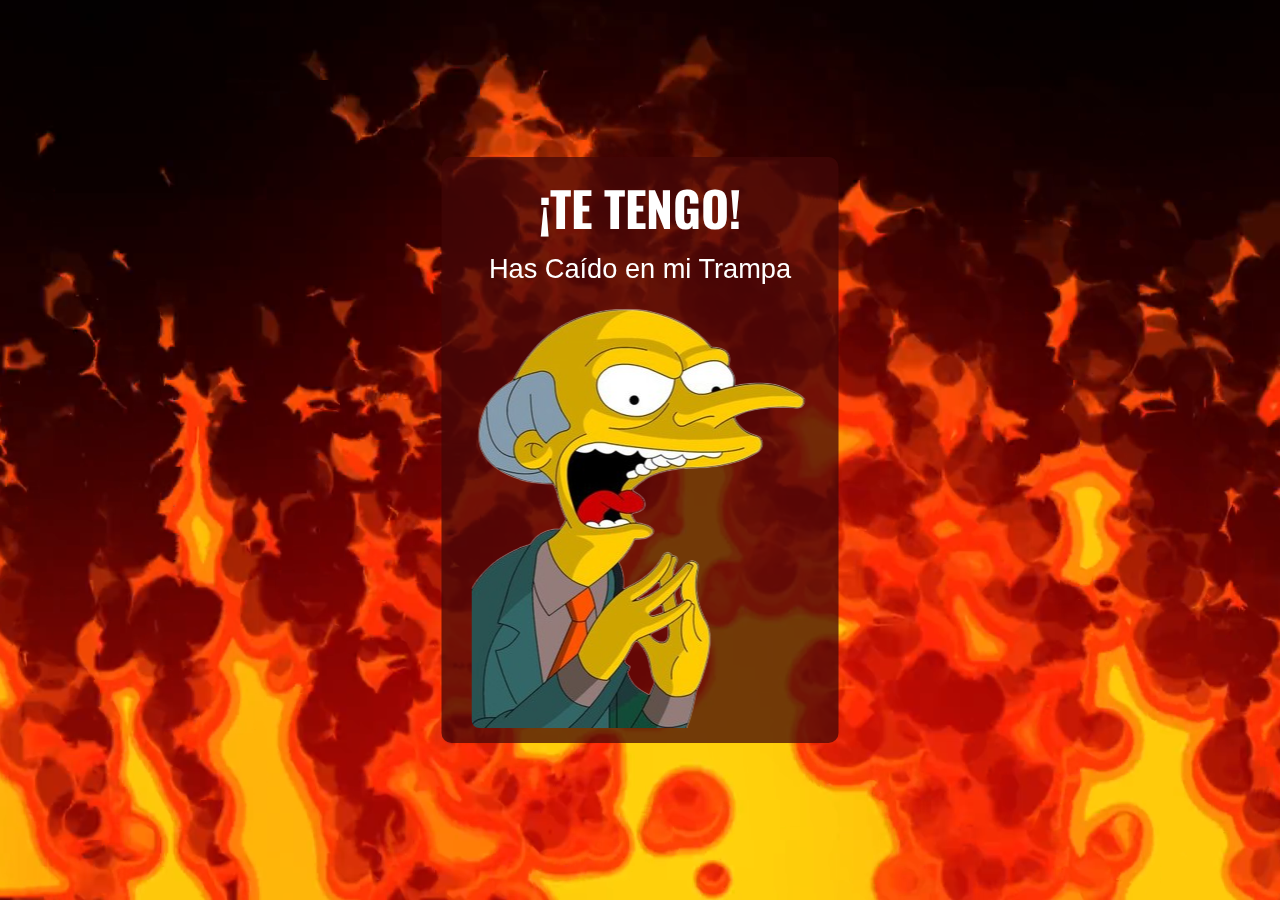
<file: index.html>
<html lang="es">
<head>
    <link rel="preconnect" href="https://fonts.googleapis.com">
    <link rel="preconnect" href="https://fonts.gstatic.com" crossorigin>
    <link href="https://fonts.googleapis.com/css2?family=Oswald&display=swap" rel="stylesheet">
    <meta charset="UTF-8">
    <meta name="viewport" content="width=device-width, initial-scale=1.0">
    <title>The Last Dance</title>
    <link rel="icon" href="Resources/icono.png" type="image/x-icon">
    <link rel="stylesheet" href="styles.css">
</head>
<body>
    <div class="video-background">
        <video autoplay muted loop>
            <source src="Resources/Fuego.mp4" type="video/mp4">
        </video>
        <div class="container">
            <div class="text-box">
                <h1>¡TE TENGO!</h1>
                <p>Has Caído en mi Trampa</p>
                <img src="Resources/muajaja.png" alt="muajaja">
            </div>
        </div>
    </div>
    <script src="script.js"></script>
</body>
</html>
</file>
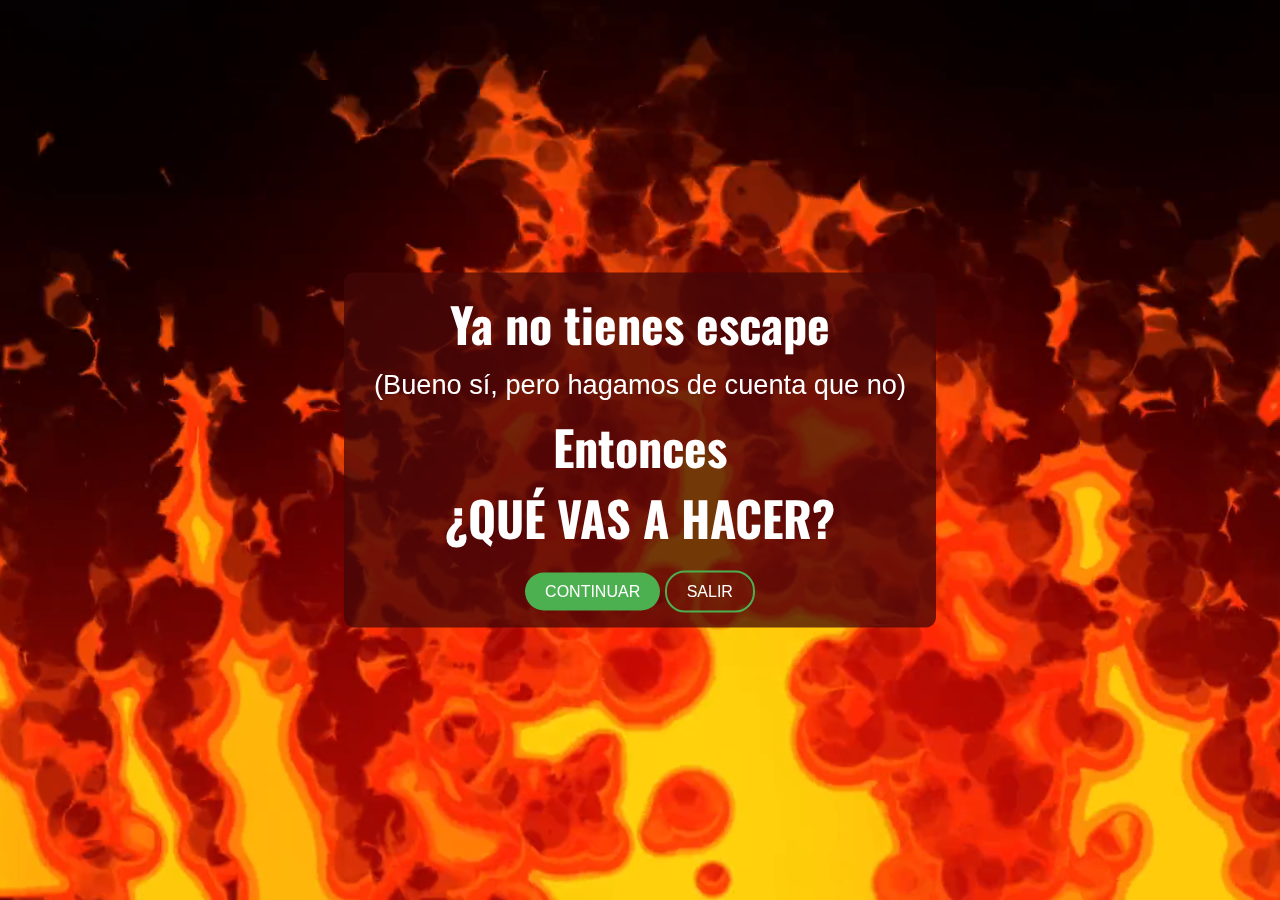
<file: index2.html>
<html lang="es">
<head>
    <link rel="preconnect" href="https://fonts.googleapis.com">
    <link rel="preconnect" href="https://fonts.gstatic.com" crossorigin>
    <link href="https://fonts.googleapis.com/css2?family=Oswald&display=swap" rel="stylesheet">
    <meta charset="UTF-8">
    <meta name="viewport" content="width=device-width, initial-scale=1.0">
    <title>The Last Dance</title>
    <link rel="icon" href="Resources/icono.png" type="image/x-icon">
    <link rel="stylesheet" href="styles2.css">
</head>
<body>
    <div class="video-background">
        <video autoplay muted loop>
            <source src="Resources/Fuego.mp4" type="video/mp4">
        </video>
        <div class="container">
            <div class="text-box">
                <h1>Ya no tienes escape</h1>
                <p>(Bueno sí, pero hagamos de cuenta que no)</p>
                <h1>Entonces</h1>
                <h1>¿QUÉ VAS A HACER?</h1>
                <br>
                <button onclick="window.location.href='index4.html'">CONTINUAR</button>
                <button class="custom-button custom-button-outline" onclick="window.location.href='index3.html'">SALIR</button>
            </div>
        </div>
    </div>
</body>
</html>
</file>
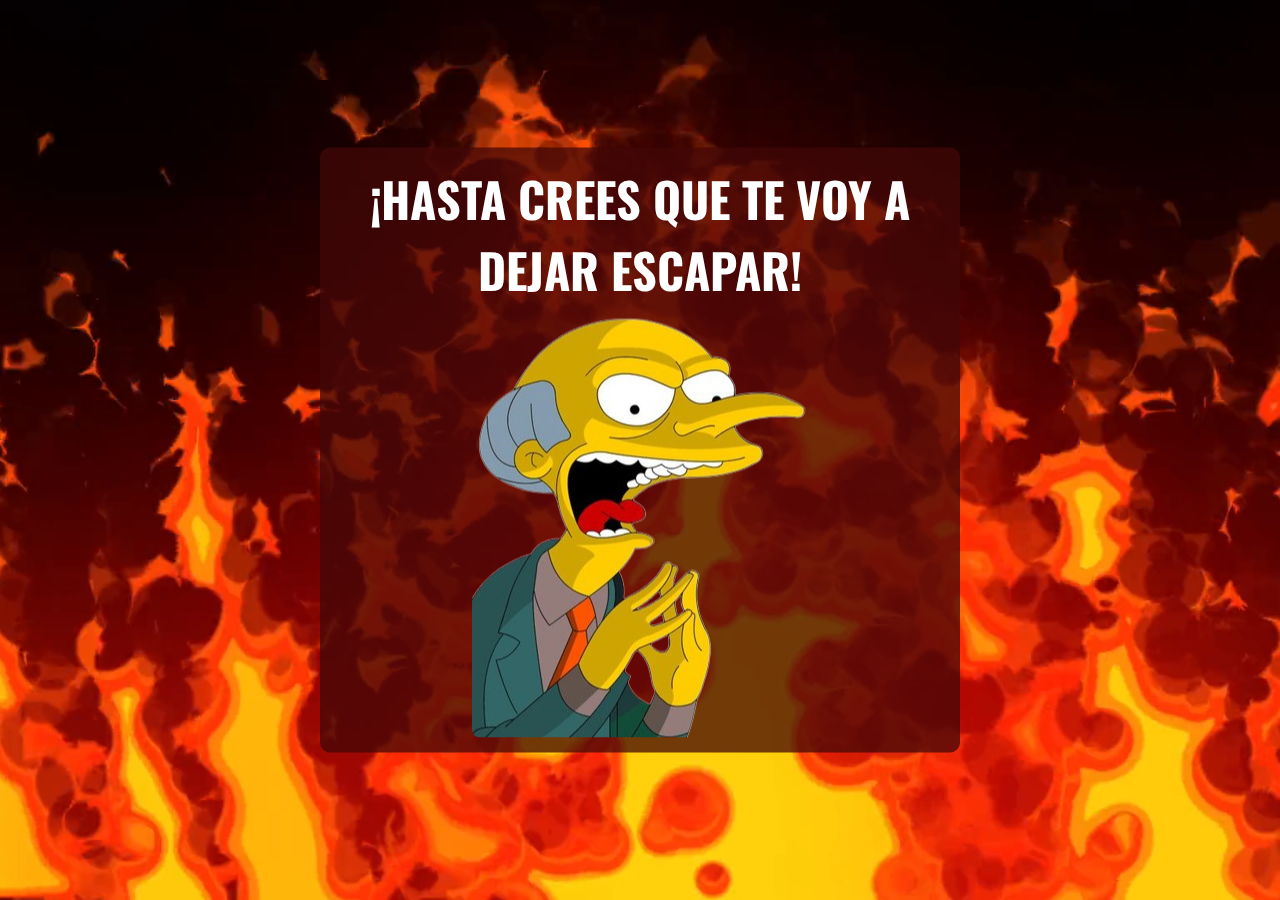
<file: index3.html>
<html lang="es">
<head>
    <link rel="preconnect" href="https://fonts.googleapis.com">
    <link rel="preconnect" href="https://fonts.gstatic.com" crossorigin>
    <link href="https://fonts.googleapis.com/css2?family=Oswald&display=swap" rel="stylesheet">
    <meta charset="UTF-8">
    <meta name="viewport" content="width=device-width, initial-scale=1.0">
    <title>The Last Dance</title>
    <link rel="icon" href="Resources/icono.png" type="image/x-icon">
    <link rel="stylesheet" href="styles.css">
</head>
<body>
    <div class="video-background">
        <video autoplay muted loop>
            <source src="Resources/Fuego.mp4" type="video/mp4">
        </video>
        <div class="container">
            <div class="text-box">
                <h1>¡HASTA CREES QUE TE VOY A DEJAR ESCAPAR!</h1>
                <img src="Resources/muajaja.png" alt="muajaja">
            </div>
        </div>
    </div>
    <script src="script3.js"></script>
</body>
</html>
</file>
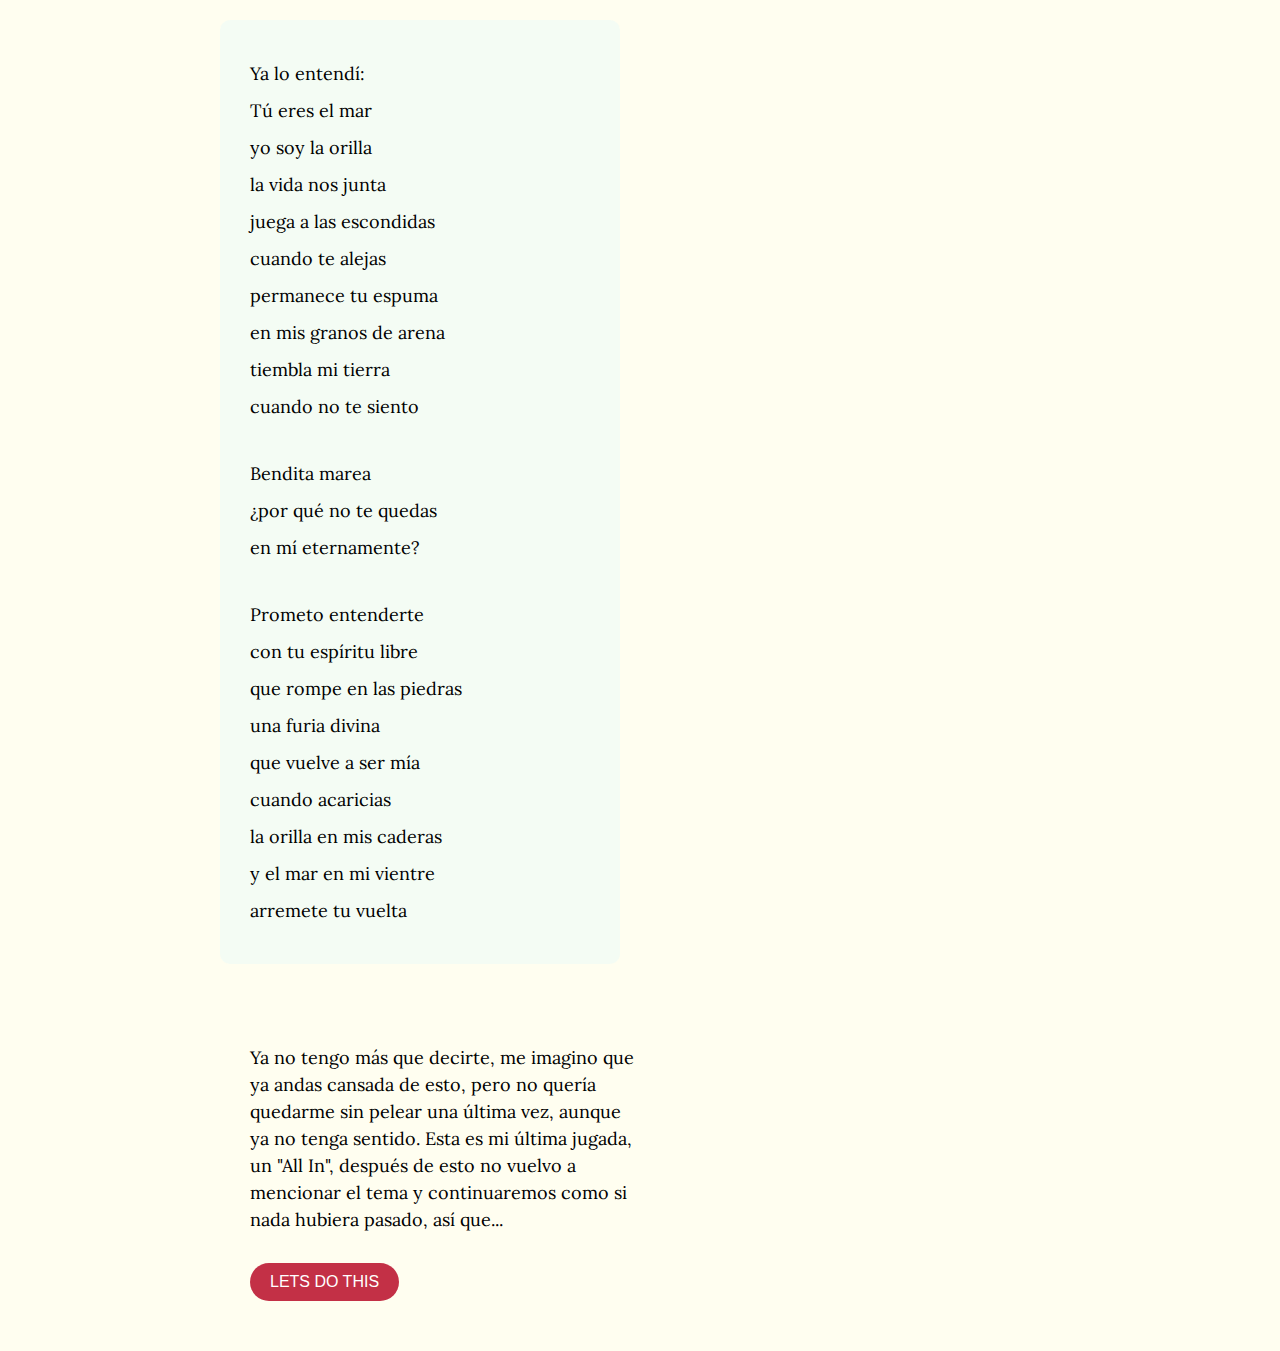
<file: index5.html>
<html lang="es">
<head>
    <link rel="preconnect" href="https://fonts.googleapis.com">
    <link rel="preconnect" href="https://fonts.gstatic.com" crossorigin>
    <link href="https://fonts.googleapis.com/css2?family=Lora&display=swap" rel="stylesheet">
    <meta charset="UTF-8">
    <meta name="viewport" content="width=device-width, initial-scale=1.0">
    <title>The Last Dance</title>
    <link rel="icon" href="Resources/icono.png" type="image/x-icon">
    <link rel="stylesheet" href="styles5.css">
</head>
<body>
        <div class="container">
            <div class="text-box">
                <p>Ya lo entendí:</p>
                <p>Tú eres el mar</p>
                <p>yo soy la orilla</p>
                <p>la vida nos junta</p>
                <p>juega a las escondidas</p>
                <p>cuando te alejas</p>
                <p>permanece tu espuma</p>
                <p>en mis granos de arena</p>
                <p>tiembla mi tierra</p>
                <p>cuando no te siento</p>
                <br>
                <p>Bendita marea</p>
                <p>¿por qué no te quedas</p>
                <p>en mí eternamente?</p>
                <br>
                <p>Prometo entenderte</p>
                <p>con tu espíritu libre</p>
                <p>que rompe en las piedras</p>
                <p>una furia divina</p>
                <p>que vuelve a ser mía</p>
                <p>cuando acaricias</p>
                <p>la orilla en mis caderas</p>
                <p>y el mar en mi vientre</p>
                <p>arremete tu vuelta</p>
            </div>
        </div>

        <div class="container2">
            <div class="text-box2">
                <p>Ya no tengo más que decirte, me imagino que ya andas cansada de esto, pero no quería quedarme sin pelear una última vez, 
                aunque ya no tenga sentido. Esta es mi última jugada, un "All In", después de esto no vuelvo a mencionar el tema 
                y continuaremos como si nada hubiera pasado, así que...</p>
                <br>
                <button onclick="window.location.href='index6.html'">LETS DO THIS</button>
            </div>
        </div>
</body>
</html>
</file>
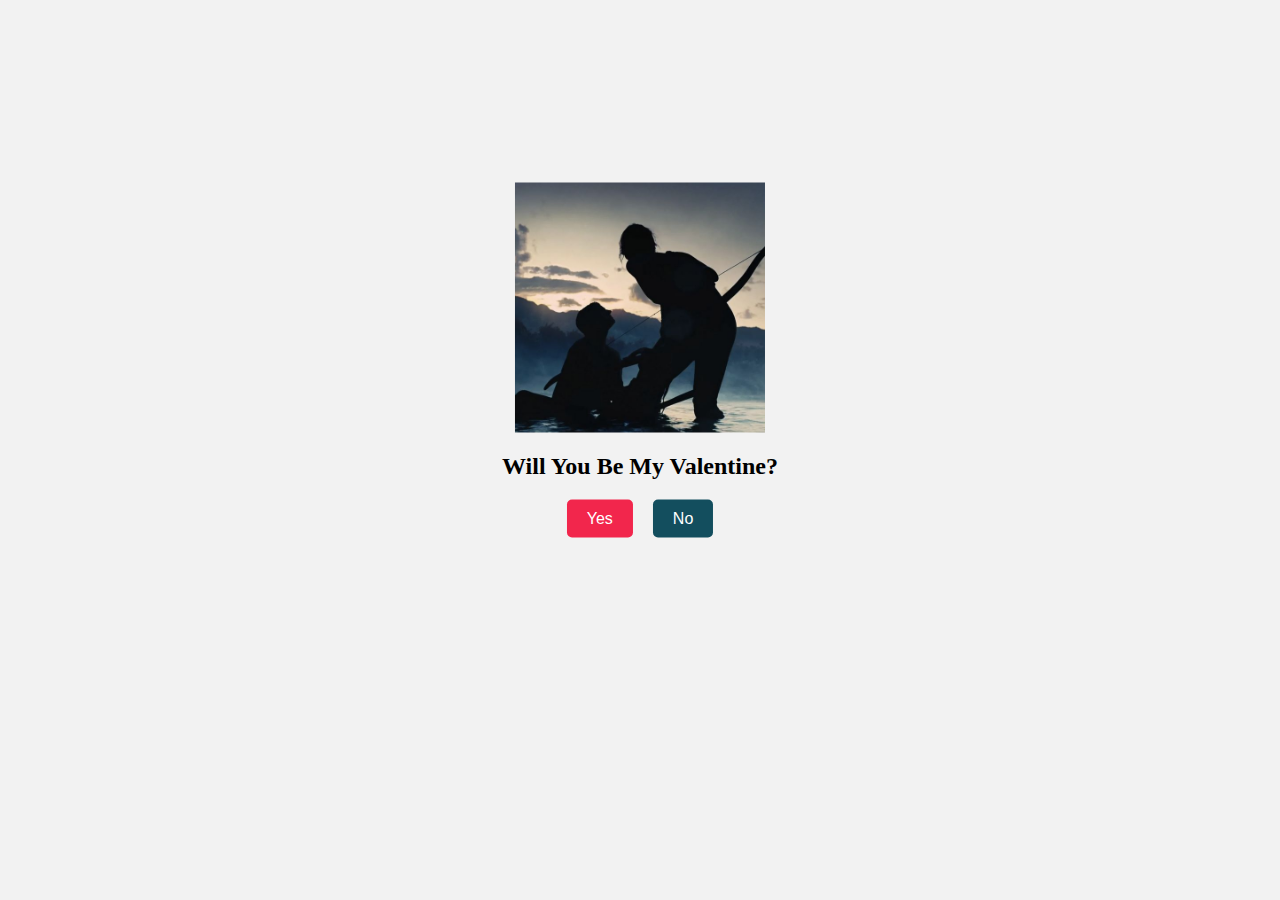
<file: index6.html>
<!DOCTYPE html>
<html lang="es">
<head>
    <link rel="preconnect" href="https://fonts.googleapis.com">
    <link rel="preconnect" href="https://fonts.gstatic.com" crossorigin>
    <link href="https://fonts.googleapis.com/css2?family=Merriweather&display=swap" rel="stylesheet">
    <meta charset="UTF-8">
    <meta name="viewport" content="width=device-width, initial-scale=1.0">
    <title>The Last Dance</title>
    <link rel="icon" href="Resources/icono.png" type="image/x-icon">
    <link rel="stylesheet" href="styles6.css">
</head>
<body>
    <div class="container">
        <img src="Resources/hunger games.jpg" alt="Imagen de San Valentín">
        <div class="text">
            <h2>Will You Be My Valentine?</h2>
            <div class="buttons">
                <button class="yes-button" onclick="increaseSize()">Yes</button>
                <button class="no-button" onclick="changeText()">No</button>
            </div>
        </div>
    </div>
    <script src="script6.js"></script>
</body>
</html>
</file>
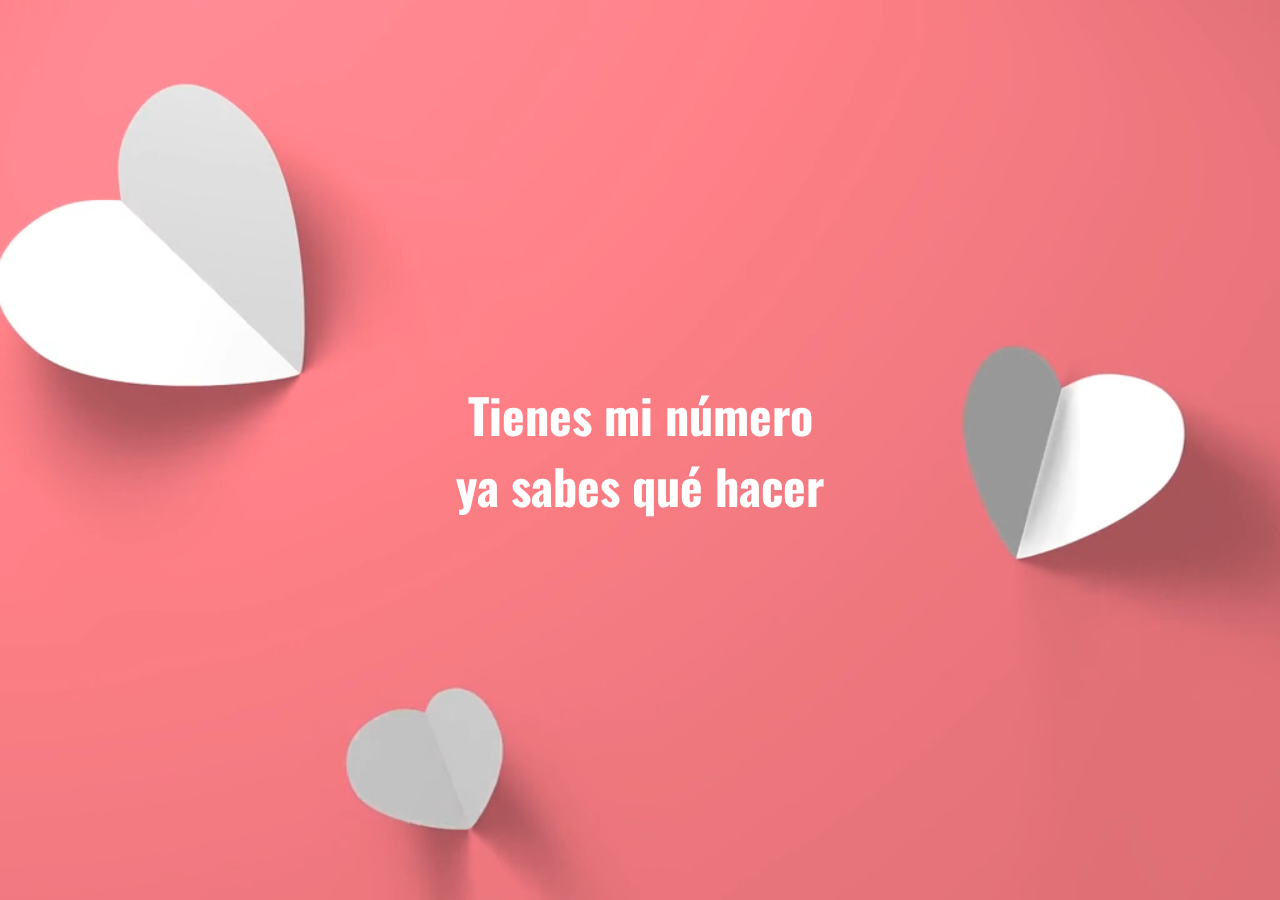
<file: index7.html>
<html lang="es">
<head>
    <link rel="preconnect" href="https://fonts.googleapis.com">
    <link rel="preconnect" href="https://fonts.gstatic.com" crossorigin>
    <link href="https://fonts.googleapis.com/css2?family=Oswald&display=swap" rel="stylesheet">
    <meta charset="UTF-8">
    <meta name="viewport" content="width=device-width, initial-scale=1.0">
    <title>The Last Dance</title>
    <link rel="icon" href="Resources/icono.png" type="image/x-icon">
    <link rel="stylesheet" href="styles7.css">
</head>
<body>
    <div class="video-background">
        <video autoplay muted loop>
            <source src="Resources/HeartBG.mp4" type="video/mp4">
        </video>
        <div class="container">
            <div class="text-box">
                <h1>Tienes mi número</h1>
                <h1>ya sabes qué hacer</h1>
            </div>
        </div>
    </div>
</body>
</html>
</file>
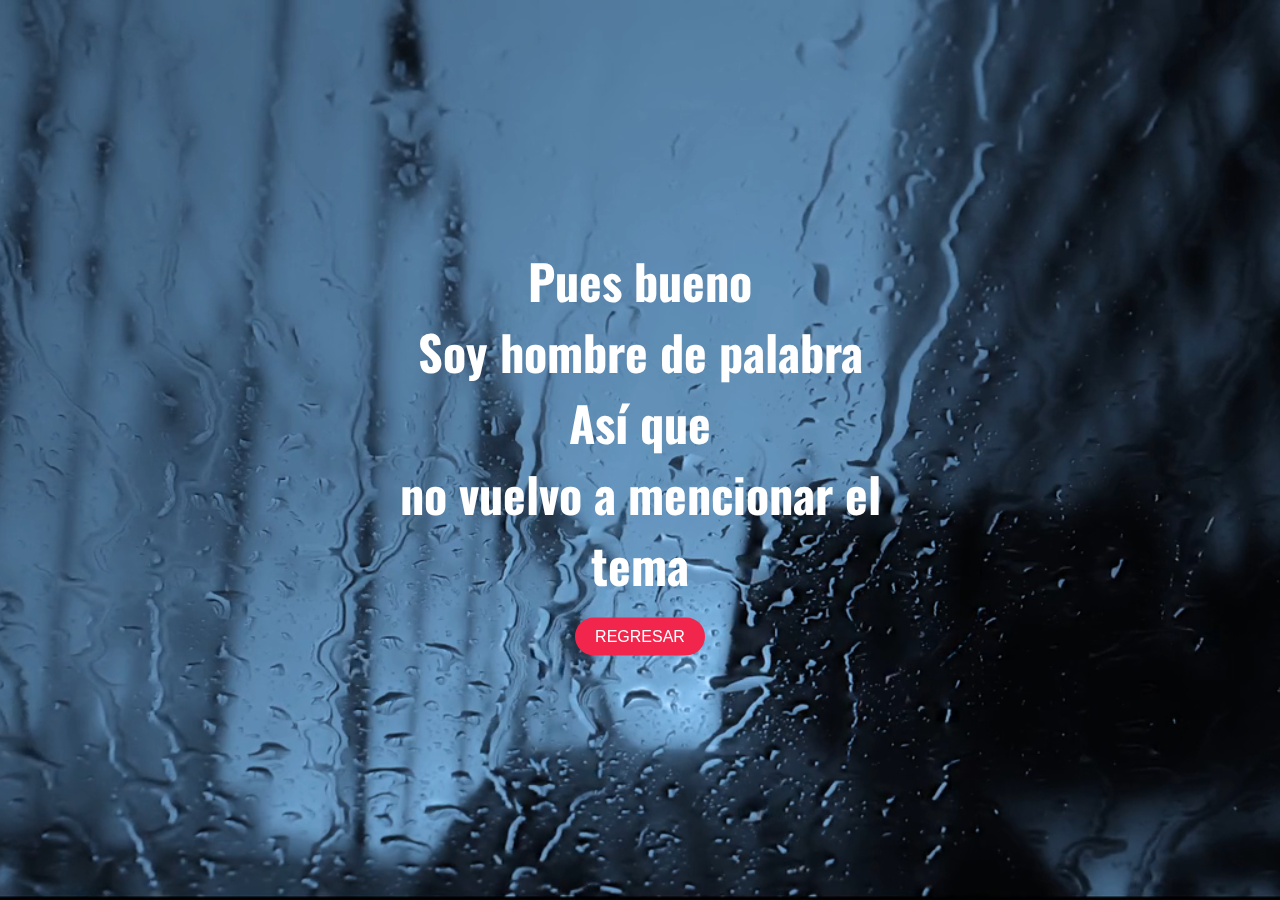
<file: index8.html>
<html lang="es">
<head>
    <link rel="preconnect" href="https://fonts.googleapis.com">
    <link rel="preconnect" href="https://fonts.gstatic.com" crossorigin>
    <link href="https://fonts.googleapis.com/css2?family=Oswald&display=swap" rel="stylesheet">
    <meta charset="UTF-8">
    <meta name="viewport" content="width=device-width, initial-scale=1.0">
    <title>The Last Dance</title>
    <link rel="icon" href="Resources/icono.png" type="image/x-icon">
    <link rel="stylesheet" href="styles8.css">
</head>
<body>
    <div class="video-background">
        <video autoplay muted loop>
            <source src="Resources/RainBG.mp4" type="video/mp4">
        </video>
        <div class="container">
            <div class="text-box">
                <h1>Pues bueno</h1>
                <h1>Soy hombre de palabra</h1>
                <h1>Así que</h1>
                <h1>no vuelvo a mencionar el tema</h1>
                <br>
                <button onclick="window.location.href='index6.html'">REGRESAR</button>
            </div>
        </div>
    </div>
</body>
</html>
</file>
<file: styles.css>
body, html {
    height: 100%;
    margin: 0;
    padding: 0;
    font-family: Helvetica, sans-serif;
}

h1, h2, h3 {
    font-family: 'Oswald', sans-serif;
}

.video-background {
    position: fixed;
    top: 0;
    left: 0;
    width: 100%;
    height: 100%;
    overflow: hidden;
}

.video-background video {
    position: absolute;
    width: 100%;
    height: 100%;
    object-fit: cover;
}

.container {
    position: absolute;
    top: 50%;
    left: 50%;
    transform: translate(-50%, -50%);
    z-index: 1;
    text-align: center;
    color: white;
    padding: 15px 30px;
    max-width: 80%;
    background-color: rgba(66, 7, 7, 0.744);
    border-radius: 10px;

}


.text-box img {
    max-width: 100%; /* Asegura que la imagen no exceda el ancho del contenedor */
    height: auto; /* Mantiene la proporción de aspecto de la imagen */
    display: block;
    margin-left: auto;
    margin-right: auto;
    border-radius: 8px; /* Ajusta el radio de las esquinas redondeadas de la imagen */
}

h1 {
    font-size: 3em;
    margin: 0;
}

p {
    font-size: 1.7em;
    margin: 10px 0;
}
</file>
<file: styles2.css>
body, html {
    height: 100%;
    margin: 0;
    padding: 0;
    font-family: Helvetica, sans-serif;
}

h1, h2, h3 {
    font-family: 'Oswald', sans-serif;
}

.video-background {
    position: fixed;
    top: 0;
    left: 0;
    width: 100%;
    height: 100%;
    overflow: hidden;
}

.video-background video {
    position: absolute;
    width: 100%;
    height: 100%;
    object-fit: cover;
}

.container {
    position: absolute;
    top: 50%;
    left: 50%;
    transform: translate(-50%, -50%);
    z-index: 1;
    text-align: center;
    color: white;
    padding: 15px 30px;
    max-width: 80%;
    background-color: rgba(66, 7, 7, 0.744);
    border-radius: 10px;

}

/* Estilos para el botón */
button {
    background-color: #4CAF50; /* Color de fondo verde */
    color: white; /* Color del texto */
    padding: 10px 20px; /* Espaciado interno */
    font-size: 16px; /* Tamaño del texto */
    border: none; /* Sin bordes */
    border-radius: 20px; /* Bordes redondeados */
    cursor: pointer; /* Cursor de puntero */
    outline: none; /* Sin contorno al enfocar */
    transition: background-color 0.3s, box-shadow 0.3s; /* Transición para el color de fondo y la sombra */
}

/* Estilos para el botón cuando se pasa el mouse encima */
button:hover {
    background-color: #ffffff; /* Color de fondo verde oscuro */
    color: #4CAF50;
}

/* Estilos para el botón cuando se hace clic */
button:active {
    box-shadow: 0 5px #666; /* Sombra hacia abajo al hacer clic */
    transform: translateY(4px); /* Movimiento hacia abajo al hacer clic */
}


/* Mostrar el pseudo-elemento cuando se pasa el mouse encima */
button:hover::before {
    opacity: 1; /* Hacer el pseudo-elemento visible */
}

.custom-button-outline {
    background-color: transparent; /* Sin color de fondo */
    border: 2px solid #4CAF50; /* Contorno verde */
}

/* Estilos para el botón de contorno cuando se pasa el mouse encima */
.custom-button-outline:hover {
    border-color: #45a049; /* Contorno verde oscuro */
    background-color: #45a049;
    color: #ffffff;
}

/* Estilos para el botón de contorno cuando se hace clic */
.custom-button-outline:active {
    box-shadow: 0 5px #666; /* Sombra hacia abajo al hacer clic */
    transform: translateY(4px); /* Movimiento hacia abajo al hacer clic */
}

h1 {
    font-size: 3em;
    margin: 0;
}

p {
    font-size: 1.7em;
    margin: 10px 0;
}
</file>
<file: styles5.css>
body, html {
    height: 100%;
    margin: 0;
    padding: 0;
    font-family: 'Lora', serif;
    background-color: #fffef0;
}

.container {
    z-index: 1;
    max-width: 400px;
    margin: 0 200px;
    padding: 20px;
}

.text-box {
    background-color: rgba(221, 249, 251, 0.336);
    padding: 30px;
    border-radius: 10px;
}

.text-box p {
    margin: 10px 0;
    font-size: 18px;
    line-height: 1.5;
    text-align: left;
}

.container2 {
    z-index: 1;
    max-width: 450px;
    margin: 0 200px;
    padding: 20px;
}

.text-box2 {
    background-color: #fffef0;
    padding: 30px;
    border-radius: 10px;
}

.text-box2 p {
    margin: 10px 0;
    font-size: 18px;
    line-height: 1.5;
    text-align: left;
}

/* Estilos para el botón */
button {
    background-color: #c33046; /* Color de fondo verde */
    color: white; /* Color del texto */
    padding: 10px 20px; /* Espaciado interno */
    font-size: 16px; /* Tamaño del texto */
    border: none; /* Sin bordes */
    border-radius: 20px; /* Bordes redondeados */
    cursor: pointer; /* Cursor de puntero */
    outline: none; /* Sin contorno al enfocar */
    transition: background-color 0.3s, box-shadow 0.3s; /* Transición para el color de fondo y la sombra */
}

/* Estilos para el botón cuando se pasa el mouse encima */
button:hover {
    background-color: #ffffff; /* Color de fondo verde oscuro */
    color: #c33046;
}

/* Estilos para el botón cuando se hace clic */
button:active {
    box-shadow: 0 5px #666; /* Sombra hacia abajo al hacer clic */
    transform: translateY(4px); /* Movimiento hacia abajo al hacer clic */
}


/* Mostrar el pseudo-elemento cuando se pasa el mouse encima */
button:hover::before {
    opacity: 1; /* Hacer el pseudo-elemento visible */
}

h1 {
    font-size: 3em;
    margin: 0;
}

p {
    font-size: 1.2em;
    margin: 10px 0;
}
</file>
<file: styles6.css>
body {
    margin: 0;
    padding: 0;
    font-family: 'Merriweater', serif;
    background-color: #f2f2f2;
}

.container {
    text-align: center;
    margin-top: 50px;
    position: absolute;
    top: 35%;
    left: 50%;
    transform: translate(-50%, -50%);
    z-index: 1;
    padding: 15px 30px;
    max-width: 80%;
}

img {
    display: block;
    margin: 0 auto;
    max-width: 100%;
    max-height: 250px;
    height: auto;
}

.text {
    margin-top: 20px;
}

h2 {
    font-size: 24px;
    margin-bottom: 10px;
}

.buttons {
    display: flex;
    justify-content: center;
    padding: 10px 20px;
    margin: 0 10px;
    font-size: 16px;
    border: none;
    border-radius: 5px;
    cursor: pointer;
}

button {
    padding: 10px 20px;
    margin: 0 10px;
    font-size: 16px;
    border: none;
    border-radius: 5px;
    cursor: pointer;
}

.yes-button {
    background-color: #f2264c; /* Color de fondo rojo */
    color: white; /* Color del texto */
}

.yes-button:hover {
    background-color: #9f1434; /* Color de fondo verde oscuro */
    color: #ffffff;
}

.no-button {
    background-color: #134e5e; /* Color de fondo verde */
    color: white; /* Color del texto */
}

.no-button:hover {
    background-color: #250b40; /* Color de fondo verde oscuro */
    color: #ffffff;
}
</file>
<file: styles7.css>
body, html {
    height: 100%;
    margin: 0;
    padding: 0;
    font-family: Helvetica, sans-serif;
}

h1, h2, h3 {
    font-family: 'Oswald', sans-serif;
}

.video-background {
    position: fixed;
    top: 0;
    left: 0;
    width: 100%;
    height: 100%;
    overflow: hidden;
}

.video-background video {
    position: absolute;
    width: 100%;
    height: 100%;
    object-fit: cover;
}

.container {
    position: absolute;
    top: 50%;
    left: 50%;
    transform: translate(-50%, -50%);
    z-index: 1;
    text-align: center;
    color: white;
    padding: 15px 30px;
    max-width: 80%;
    background-color: none;
    border-radius: 10px;

}


.text-box img {
    max-width: 100%; /* Asegura que la imagen no exceda el ancho del contenedor */
    height: auto; /* Mantiene la proporción de aspecto de la imagen */
    display: block;
    margin-left: auto;
    margin-right: auto;
    border-radius: 8px; /* Ajusta el radio de las esquinas redondeadas de la imagen */
}

h1 {
    font-size: 3em;
    margin: 0;
}

p {
    font-size: 1.7em;
    margin: 10px 0;
}
</file>
<file: styles8.css>
body, html {
    height: 100%;
    margin: 0;
    padding: 0;
    font-family: Helvetica, sans-serif;
}

h1, h2, h3 {
    font-family: 'Oswald', sans-serif;
}

.video-background {
    position: fixed;
    top: 0;
    left: 0;
    width: 100%;
    height: 100%;
    overflow: hidden;
}

.video-background video {
    position: absolute;
    width: 100%;
    height: 100%;
    object-fit: cover;
}

.container {
    position: absolute;
    top: 50%;
    left: 50%;
    transform: translate(-50%, -50%);
    z-index: 1;
    text-align: center;
    color: white;
    padding: 15px 30px;
    max-width: 80%;
    background-color: none;
    border-radius: 10px;

}

.text-box img {
    max-width: 100%; /* Asegura que la imagen no exceda el ancho del contenedor */
    height: auto; /* Mantiene la proporción de aspecto de la imagen */
    display: block;
    margin-left: auto;
    margin-right: auto;
    border-radius: 8px; /* Ajusta el radio de las esquinas redondeadas de la imagen */
}

button {
    background-color: #f2264c; /* Color de fondo verde */
    color: white; /* Color del texto */
    padding: 10px 20px; /* Espaciado interno */
    font-size: 16px; /* Tamaño del texto */
    border: none; /* Sin bordes */
    border-radius: 20px; /* Bordes redondeados */
    cursor: pointer; /* Cursor de puntero */
    outline: none; /* Sin contorno al enfocar */
    transition: background-color 0.3s, box-shadow 0.3s; /* Transición para el color de fondo y la sombra */
}

/* Estilos para el botón cuando se pasa el mouse encima */
button:hover {
    background-color: #9f1434; /* Color de fondo verde oscuro */
    color: white;
}

/* Estilos para el botón cuando se hace clic */
button:active {
    box-shadow: 0 5px #666; /* Sombra hacia abajo al hacer clic */
    transform: translateY(4px); /* Movimiento hacia abajo al hacer clic */
}


/* Mostrar el pseudo-elemento cuando se pasa el mouse encima */
button:hover::before {
    opacity: 1; /* Hacer el pseudo-elemento visible */
}

h1 {
    font-size: 3em;
    margin: 0;
}

p {
    font-size: 1.7em;
    margin: 10px 0;
}
</file>
